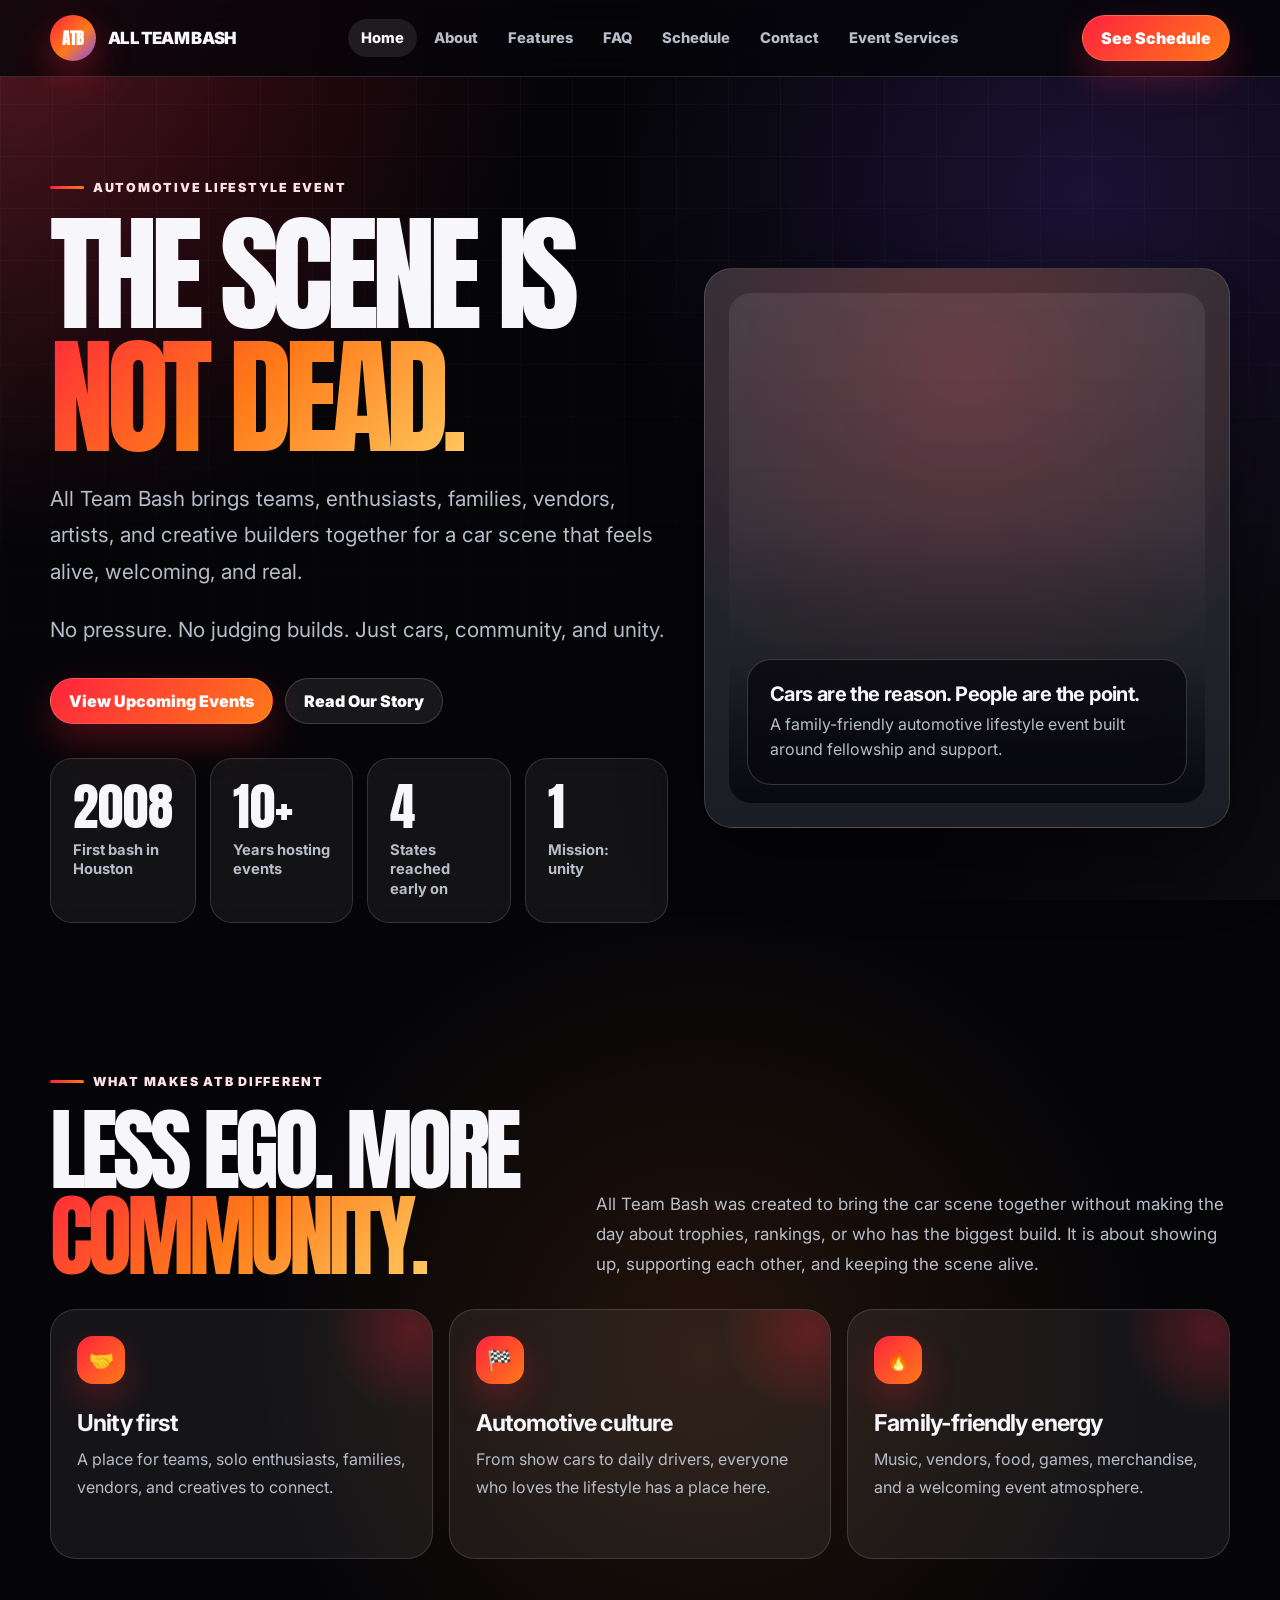
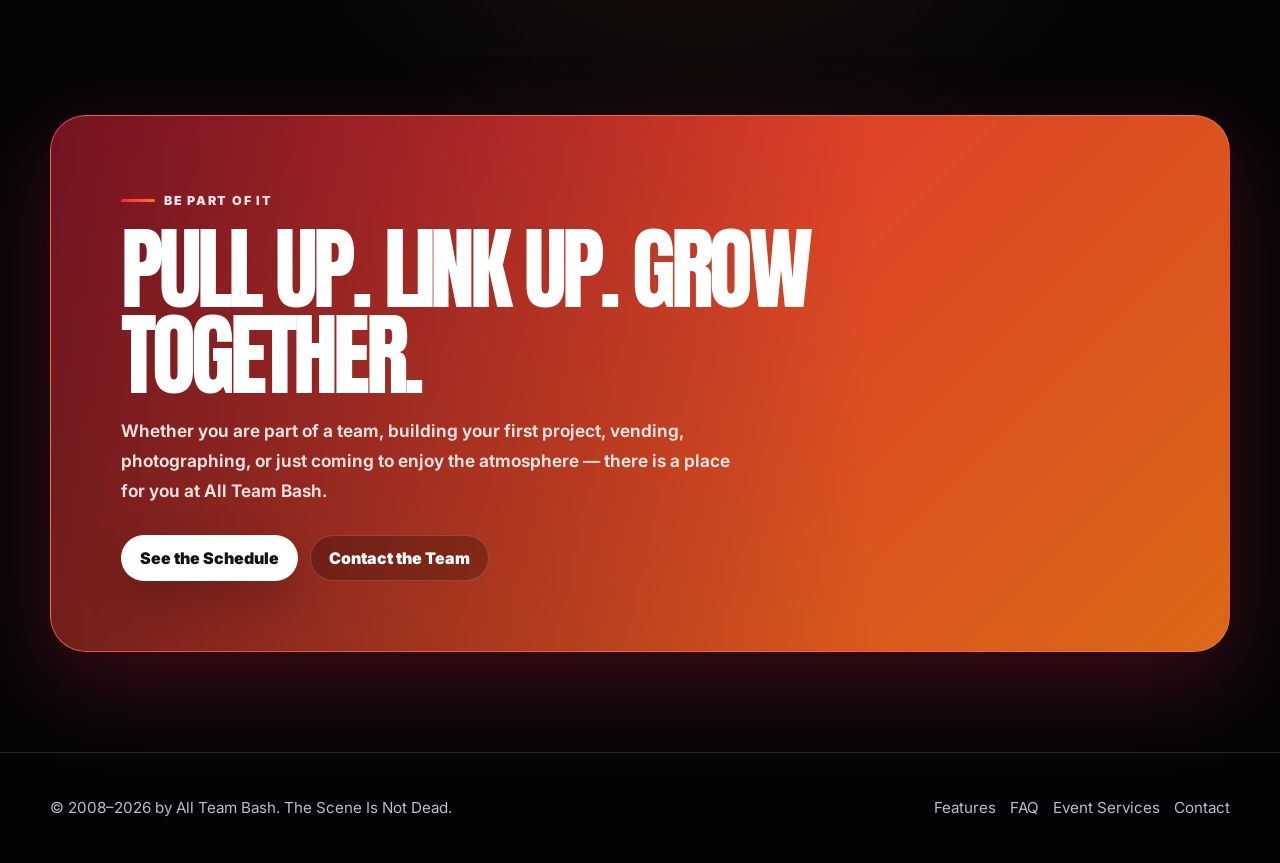
<file: index.html>
<!DOCTYPE html><html lang="en"><head><meta charset="UTF-8"><meta name="viewport" content="width=device-width, initial-scale=1.0"><title>Home | All Team Bash</title><meta name="description" content="The Scene Is Not Dead. All Team Bash is an automotive lifestyle event built on unity, fellowship, and car culture."><link rel="preconnect" href="https://fonts.googleapis.com"><link rel="preconnect" href="https://fonts.gstatic.com" crossorigin><link href="https://fonts.googleapis.com/css2?family=Anton&family=Inter:wght@400;500;600;700;800;900&display=swap" rel="stylesheet"><link rel="stylesheet" href="assets/styles.css"></head><body><header class="nav-wrap"><div class="container nav"><a class="brand" href="index.html"><span class="brand-mark">ATB</span><span>All Team Bash</span></a><nav class="nav-links" aria-label="Main navigation"><a href="index.html">Home</a><a href="about-us.html">About</a><a href="features.html">Features</a><a href="faq.html">FAQ</a><a href="schedule.html">Schedule</a><a href="contact-us.html">Contact</a><a href="event-services.html">Event Services</a></nav><a class="nav-cta" href="schedule.html">See Schedule</a></div></header><main>
<section class="hero"><div class="container hero-grid"><div><div class="eyebrow">Automotive lifestyle event</div><h1>The Scene Is <span class="grad">Not Dead.</span></h1><p class="hero-copy">All Team Bash brings teams, enthusiasts, families, vendors, artists, and creative builders together for a car scene that feels alive, welcoming, and real.</p><p class="hero-copy">No pressure. No judging builds. Just cars, community, and unity.</p><div class="hero-actions"><a class="btn primary" href="schedule.html">View Upcoming Events</a><a class="btn secondary" href="about-us.html">Read Our Story</a></div><div class="stats"><div class="stat"><strong>2008</strong><span>First bash in Houston</span></div><div class="stat"><strong>10+</strong><span>Years hosting events</span></div><div class="stat"><strong>4</strong><span>States reached early on</span></div><div class="stat"><strong>1</strong><span>Mission: unity</span></div></div></div><aside class="hero-card" style="--hero-image:url('https://static.wixstatic.com/media/553f40_af6b74e8d592424e91bd25c83bd53c5a~mv2.jpg/v1/fill/w_909%2Ch_389%2Cal_c%2Cq_80%2Cusm_0.66_1.00_0.01%2Cenc_avif%2Cquality_auto/1000017391.jpg')"><div class="photo-label"><strong>Cars are the reason. People are the point.</strong><p>A family-friendly automotive lifestyle event built around fellowship and support.</p></div></aside></div></section>
<section><div class="container"><div class="section-head"><div><div class="eyebrow">What makes ATB different</div><h2>Less ego. More <span class="grad">community.</span></h2></div><p class="section-copy">All Team Bash was created to bring the car scene together without making the day about trophies, rankings, or who has the biggest build. It is about showing up, supporting each other, and keeping the scene alive.</p></div><div class="cards"><article class="card"><div class="icon">🤝</div><h3>Unity first</h3><p>A place for teams, solo enthusiasts, families, vendors, and creatives to connect.</p></article><article class="card"><div class="icon">🏁</div><h3>Automotive culture</h3><p>From show cars to daily drivers, everyone who loves the lifestyle has a place here.</p></article><article class="card"><div class="icon">🔥</div><h3>Family-friendly energy</h3><p>Music, vendors, food, games, merchandise, and a welcoming event atmosphere.</p></article></div></div></section>
<section class="cta"><div class="container"><div class="cta-box" style="--cta-image:url('https://static.wixstatic.com/media/553f40_6f7614984bf743f3bde96d3bb1d3e404~mv2.jpg/v1/fill/w_600%2Ch_395%2Cal_c%2Cq_80%2Cusm_0.66_1.00_0.01%2Cenc_avif%2Cquality_auto/535504748_1282732173897723_4399121802986322976_n.jpg')"><div class="cta-content"><div class="eyebrow">Be part of it</div><h2>Pull up. Link up. Grow together.</h2><p>Whether you are part of a team, building your first project, vending, photographing, or just coming to enjoy the atmosphere — there is a place for you at All Team Bash.</p><div class="hero-actions"><a class="btn primary" href="schedule.html">See the Schedule</a><a class="btn secondary" href="contact-us.html">Contact the Team</a></div></div></div></div></section>
</main><footer><div class="container footer-inner"><p>© 2008–2026 by All Team Bash. The Scene Is Not Dead.</p><div class="footer-links"><a href="features.html">Features</a><a href="faq.html">FAQ</a><a href="event-services.html">Event Services</a><a href="contact-us.html">Contact</a></div></div></footer><script src="assets/script.js"></script></body></html>
</file>
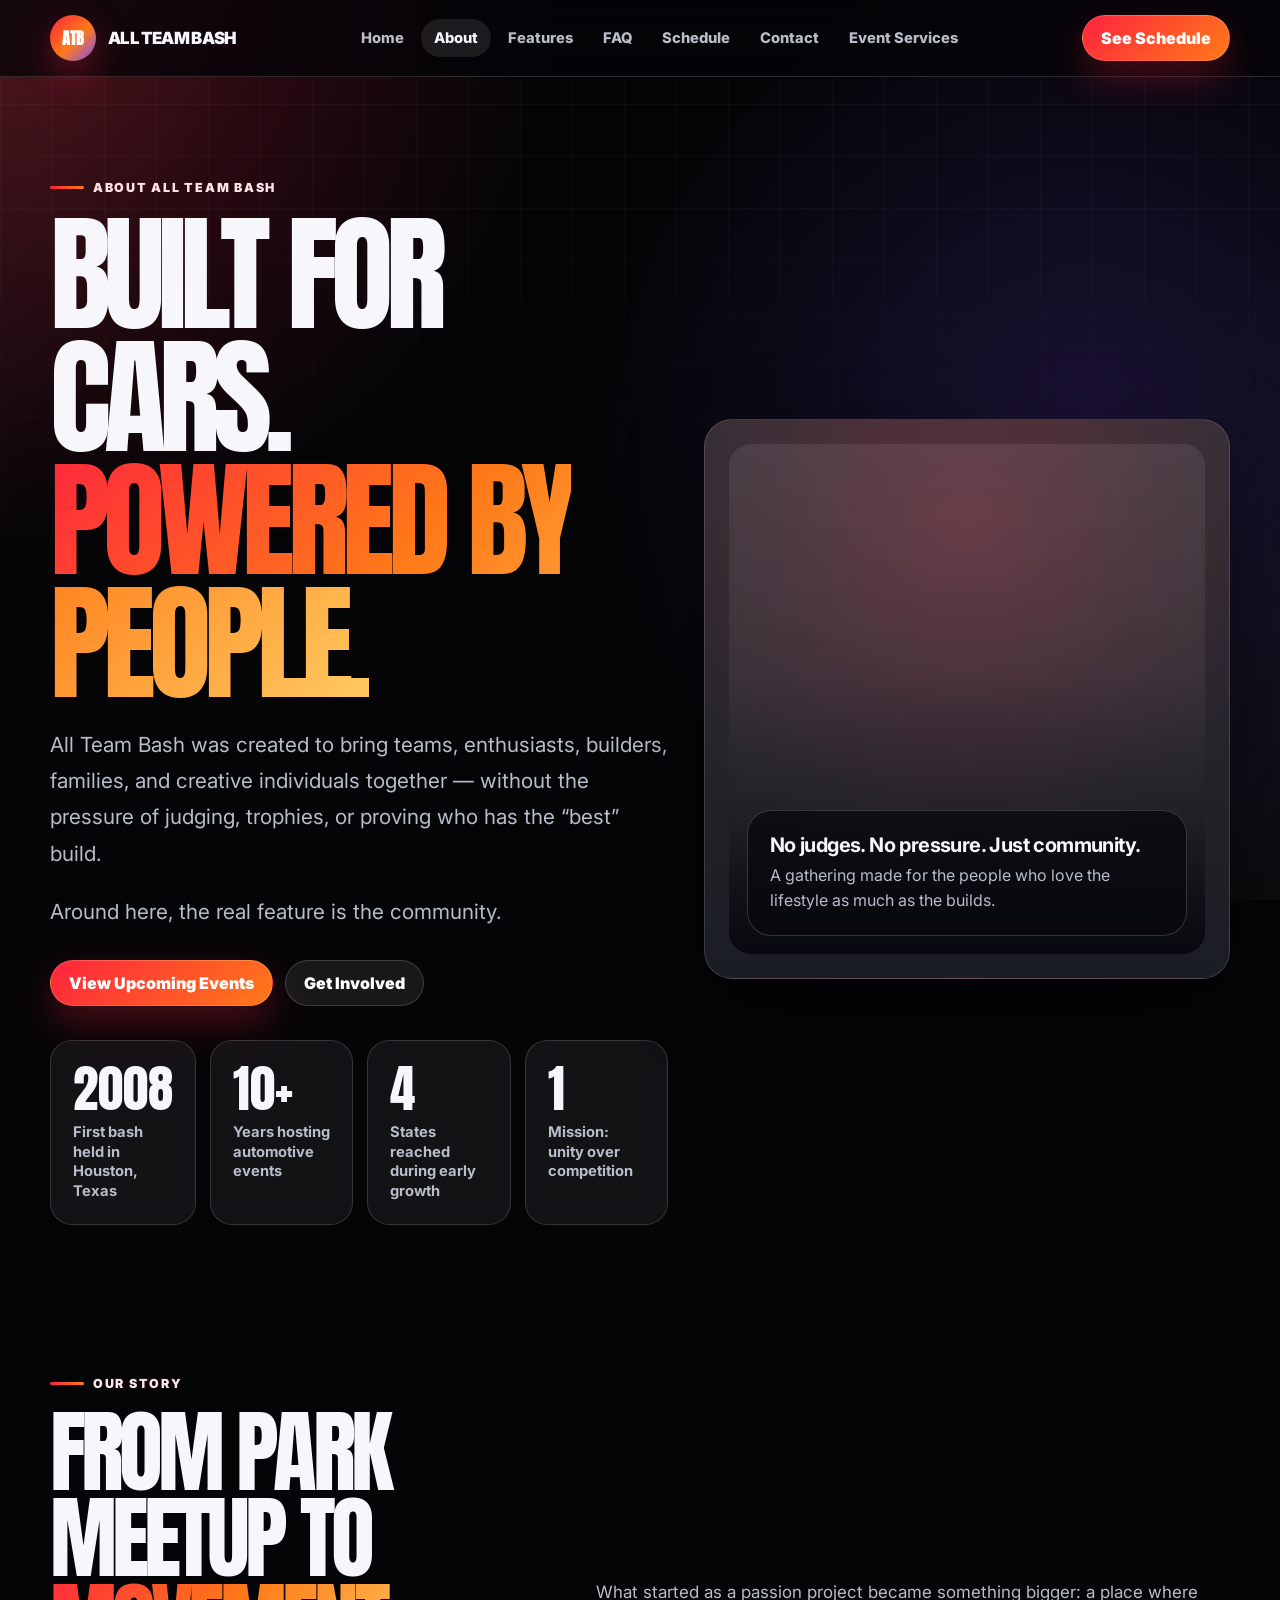
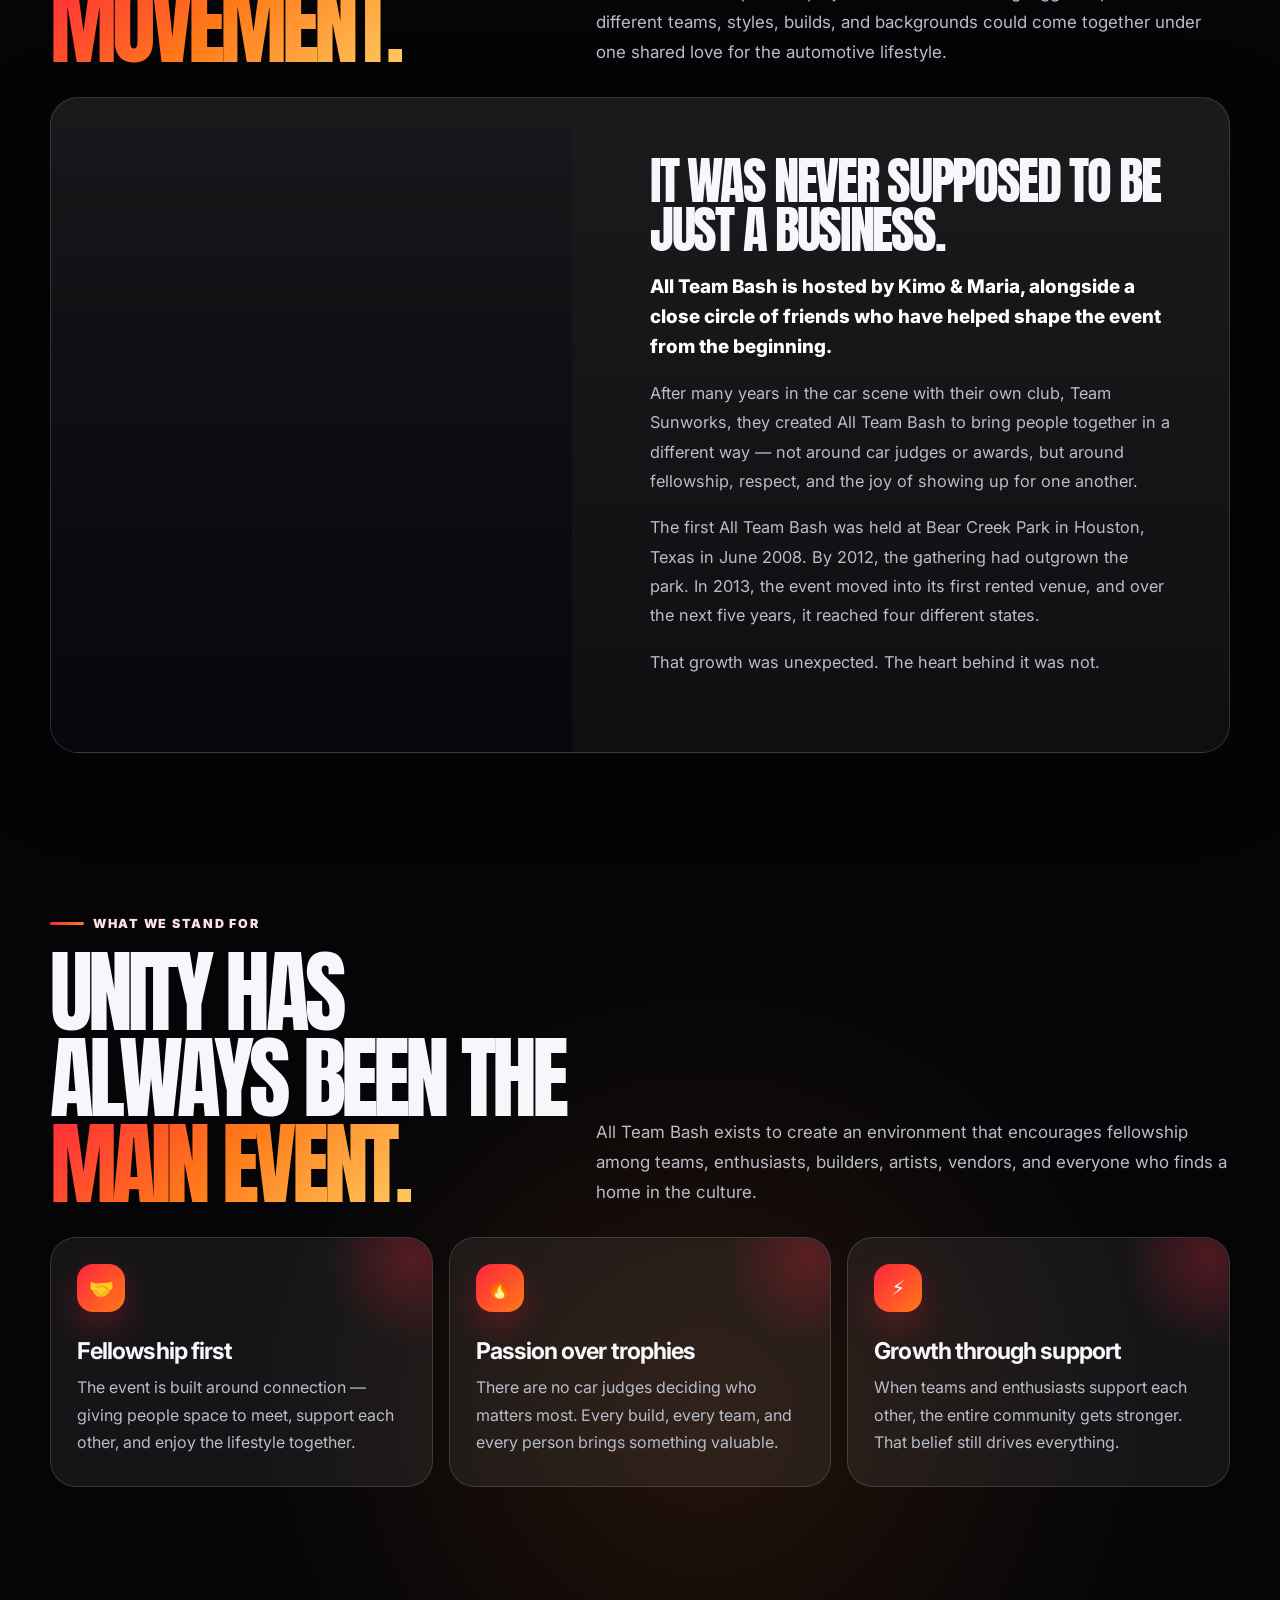
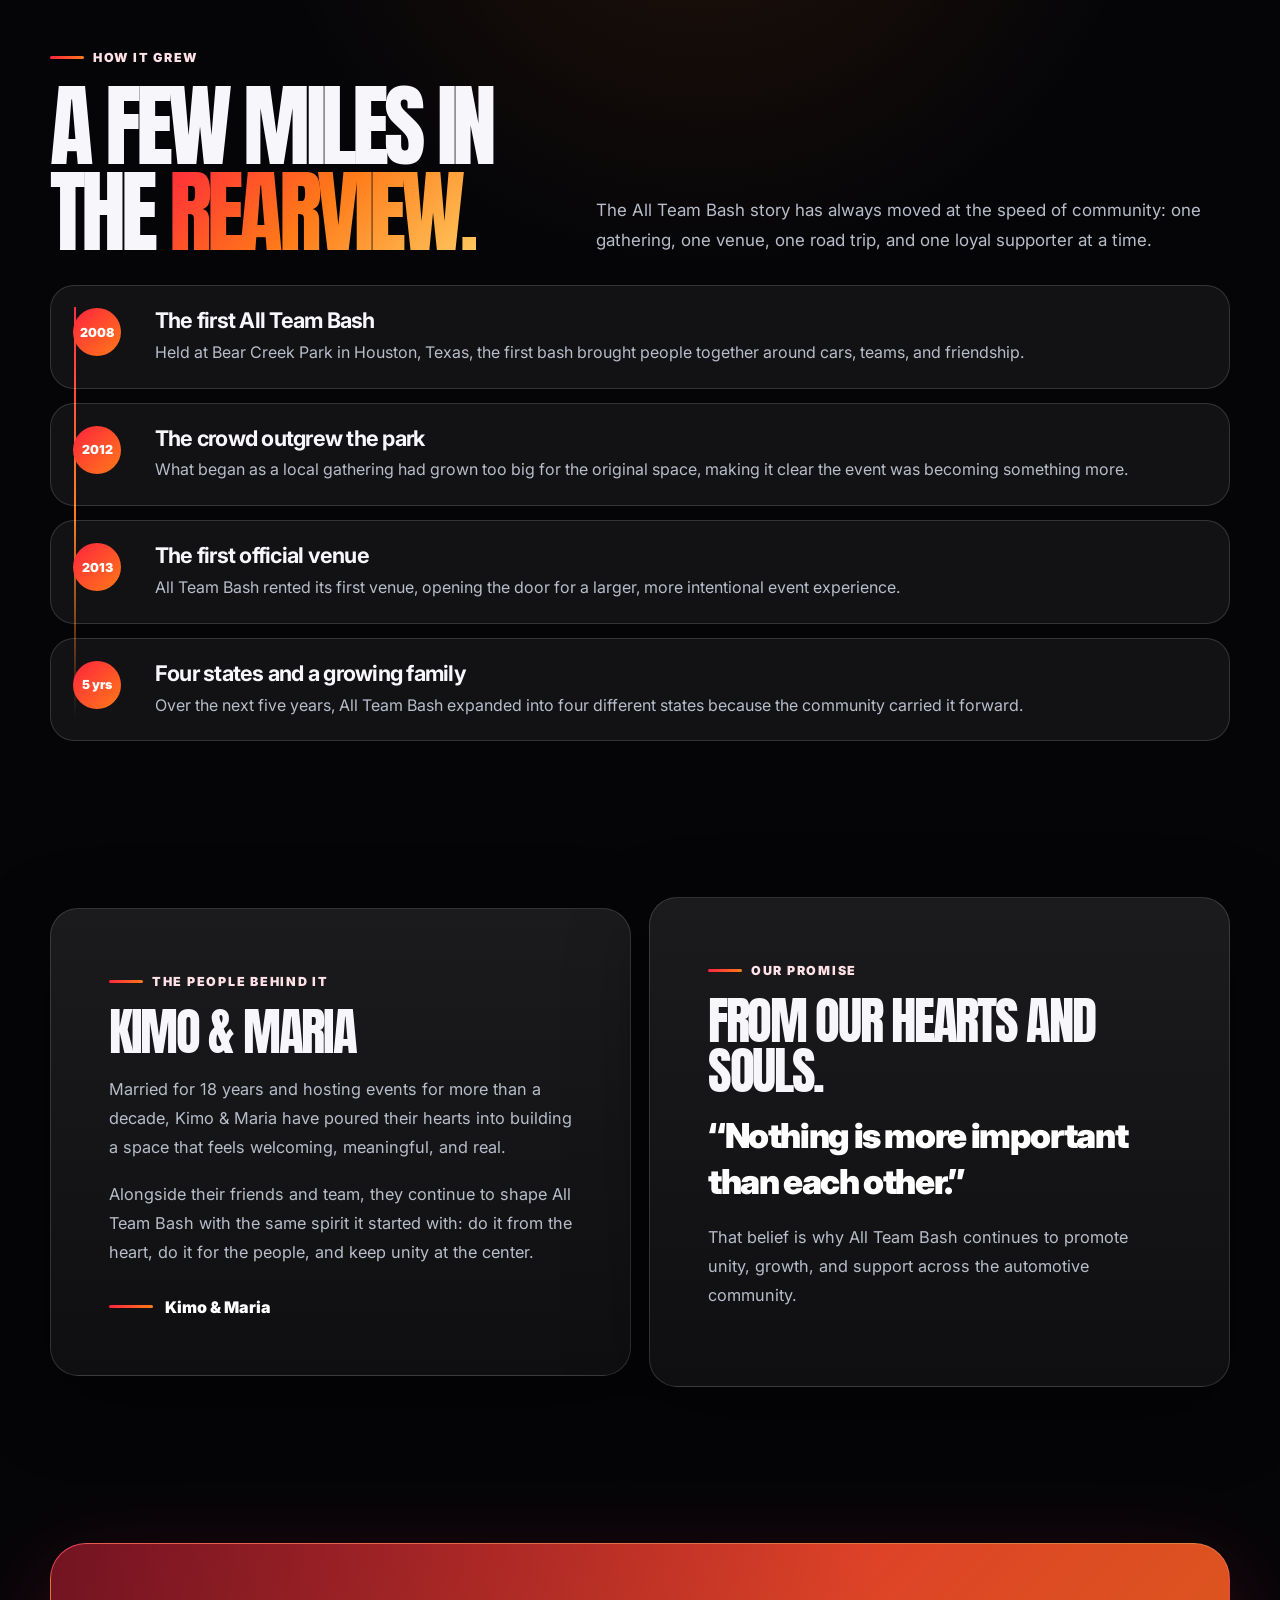
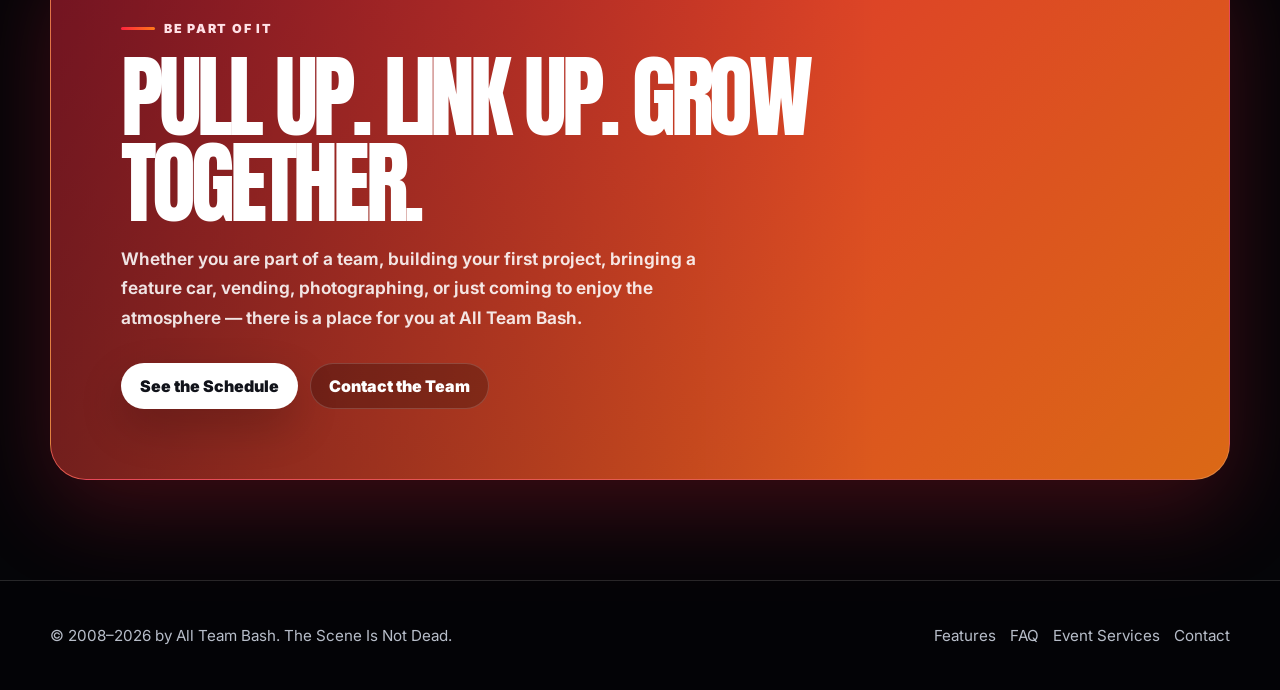
<file: about-us.html>
<!DOCTYPE html><html lang="en"><head><meta charset="UTF-8"><meta name="viewport" content="width=device-width, initial-scale=1.0"><title>About Us | All Team Bash</title><meta name="description" content="All Team Bash is an automotive lifestyle event built around unity, fellowship, creativity, and community."><link rel="preconnect" href="https://fonts.googleapis.com"><link rel="preconnect" href="https://fonts.gstatic.com" crossorigin><link href="https://fonts.googleapis.com/css2?family=Anton&family=Inter:wght@400;500;600;700;800;900&display=swap" rel="stylesheet"><link rel="stylesheet" href="assets/styles.css"></head><body><header class="nav-wrap"><div class="container nav"><a class="brand" href="index.html"><span class="brand-mark">ATB</span><span>All Team Bash</span></a><nav class="nav-links" aria-label="Main navigation"><a href="index.html">Home</a><a href="about-us.html">About</a><a href="features.html">Features</a><a href="faq.html">FAQ</a><a href="schedule.html">Schedule</a><a href="contact-us.html">Contact</a><a href="event-services.html">Event Services</a></nav><a class="nav-cta" href="schedule.html">See Schedule</a></div></header><main>
<section class="hero"><div class="container hero-grid"><div><div class="eyebrow">About All Team Bash</div><h1>Built for cars. <span class="grad">Powered by people.</span></h1><p class="hero-copy">All Team Bash was created to bring teams, enthusiasts, builders, families, and creative individuals together — without the pressure of judging, trophies, or proving who has the “best” build.</p><p class="hero-copy">Around here, the real feature is the community.</p><div class="hero-actions"><a class="btn primary" href="schedule.html">View Upcoming Events</a><a class="btn secondary" href="contact-us.html">Get Involved</a></div><div class="stats"><div class="stat"><strong>2008</strong><span>First bash held in Houston, Texas</span></div><div class="stat"><strong>10+</strong><span>Years hosting automotive events</span></div><div class="stat"><strong>4</strong><span>States reached during early growth</span></div><div class="stat"><strong>1</strong><span>Mission: unity over competition</span></div></div></div><aside class="hero-card" style="--hero-image:url('https://static.wixstatic.com/media/553f40_af6b74e8d592424e91bd25c83bd53c5a~mv2.jpg/v1/fill/w_909%2Ch_389%2Cal_c%2Cq_80%2Cusm_0.66_1.00_0.01%2Cenc_avif%2Cquality_auto/1000017391.jpg')"><div class="photo-label"><strong>No judges. No pressure. Just community.</strong><p>A gathering made for the people who love the lifestyle as much as the builds.</p></div></aside></div></section>
<section><div class="container"><div class="section-head"><div><div class="eyebrow">Our story</div><h2>From park meetup to <span class="grad">movement.</span></h2></div><p class="section-copy">What started as a passion project became something bigger: a place where different teams, styles, builds, and backgrounds could come together under one shared love for the automotive lifestyle.</p></div><div class="story-panel panel"><div class="story-image" style="--story-image:url('https://static.wixstatic.com/media/553f40_cc2be5db4d5241d2a24f06c43d87c785f000.jpg/v1/fill/w_446%2Ch_523%2Cal_c%2Cq_80%2Cusm_0.66_1.00_0.01%2Cenc_avif%2Cquality_auto/553f40_cc2be5db4d5241d2a24f06c43d87c785f000.jpg')"></div><div class="content-pad"><h3>It was never supposed to be just a business.</h3><p class="lead">All Team Bash is hosted by Kimo & Maria, alongside a close circle of friends who have helped shape the event from the beginning.</p><p>After many years in the car scene with their own club, Team Sunworks, they created All Team Bash to bring people together in a different way — not around car judges or awards, but around fellowship, respect, and the joy of showing up for one another.</p><p>The first All Team Bash was held at Bear Creek Park in Houston, Texas in June 2008. By 2012, the gathering had outgrown the park. In 2013, the event moved into its first rented venue, and over the next five years, it reached four different states.</p><p>That growth was unexpected. The heart behind it was not.</p></div></div></div></section>
<section><div class="container"><div class="section-head"><div><div class="eyebrow">What we stand for</div><h2>Unity has always been the <span class="grad">main event.</span></h2></div><p class="section-copy">All Team Bash exists to create an environment that encourages fellowship among teams, enthusiasts, builders, artists, vendors, and everyone who finds a home in the culture.</p></div><div class="cards"><article class="card"><div class="icon">🤝</div><h3>Fellowship first</h3><p>The event is built around connection — giving people space to meet, support each other, and enjoy the lifestyle together.</p></article><article class="card"><div class="icon">🔥</div><h3>Passion over trophies</h3><p>There are no car judges deciding who matters most. Every build, every team, and every person brings something valuable.</p></article><article class="card"><div class="icon">⚡</div><h3>Growth through support</h3><p>When teams and enthusiasts support each other, the entire community gets stronger. That belief still drives everything.</p></article></div></div></section>
<section><div class="container"><div class="section-head"><div><div class="eyebrow">How it grew</div><h2>A few miles in the <span class="grad">rearview.</span></h2></div><p class="section-copy">The All Team Bash story has always moved at the speed of community: one gathering, one venue, one road trip, and one loyal supporter at a time.</p></div><div class="timeline"><article class="moment"><div class="year">2008</div><div><h3>The first All Team Bash</h3><p>Held at Bear Creek Park in Houston, Texas, the first bash brought people together around cars, teams, and friendship.</p></div></article><article class="moment"><div class="year">2012</div><div><h3>The crowd outgrew the park</h3><p>What began as a local gathering had grown too big for the original space, making it clear the event was becoming something more.</p></div></article><article class="moment"><div class="year">2013</div><div><h3>The first official venue</h3><p>All Team Bash rented its first venue, opening the door for a larger, more intentional event experience.</p></div></article><article class="moment"><div class="year">5 yrs</div><div><h3>Four states and a growing family</h3><p>Over the next five years, All Team Bash expanded into four different states because the community carried it forward.</p></div></article></div></div></section>
<section><div class="container split"><article class="content-pad panel"><div class="eyebrow">The people behind it</div><h3>Kimo & Maria</h3><p>Married for 18 years and hosting events for more than a decade, Kimo & Maria have poured their hearts into building a space that feels welcoming, meaningful, and real.</p><p>Alongside their friends and team, they continue to shape All Team Bash with the same spirit it started with: do it from the heart, do it for the people, and keep unity at the center.</p><span class="signature">Kimo & Maria</span></article><article class="content-pad panel"><div class="eyebrow">Our promise</div><h3>From our hearts and souls.</h3><p class="quote">“Nothing is more important than each other.”</p><p>That belief is why All Team Bash continues to promote unity, growth, and support across the automotive community.</p></article></div></section>
<section class="cta"><div class="container"><div class="cta-box" style="--cta-image:url('https://static.wixstatic.com/media/553f40_af6b74e8d592424e91bd25c83bd53c5a~mv2.jpg/v1/fill/w_909%2Ch_389%2Cal_c%2Cq_80%2Cusm_0.66_1.00_0.01%2Cenc_avif%2Cquality_auto/1000017391.jpg')"><div class="cta-content"><div class="eyebrow">Be part of it</div><h2>Pull up. Link up. Grow together.</h2><p>Whether you are part of a team, building your first project, bringing a feature car, vending, photographing, or just coming to enjoy the atmosphere — there is a place for you at All Team Bash.</p><div class="hero-actions"><a class="btn primary" href="schedule.html">See the Schedule</a><a class="btn secondary" href="contact-us.html">Contact the Team</a></div></div></div></div></section>
</main><footer><div class="container footer-inner"><p>© 2008–2026 by All Team Bash. The Scene Is Not Dead.</p><div class="footer-links"><a href="features.html">Features</a><a href="faq.html">FAQ</a><a href="event-services.html">Event Services</a><a href="contact-us.html">Contact</a></div></div></footer><script src="assets/script.js"></script></body></html>
</file>
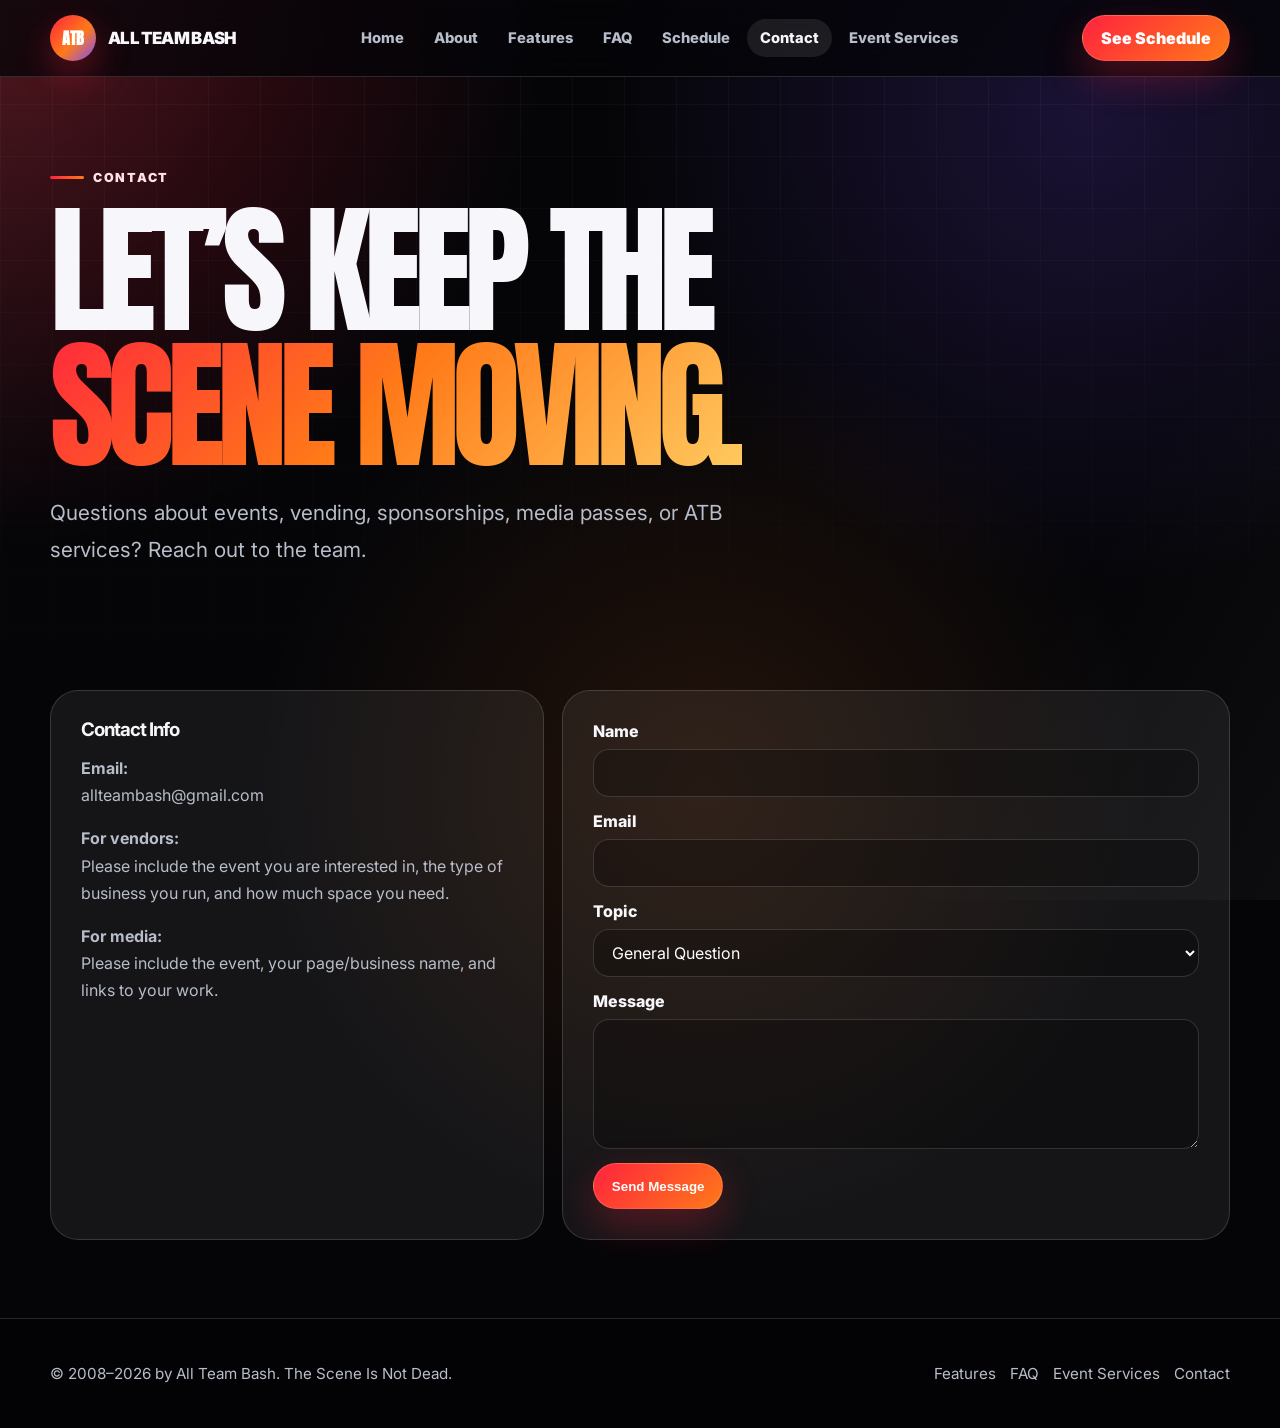
<file: contact-us.html>
<!DOCTYPE html><html lang="en"><head><meta charset="UTF-8"><meta name="viewport" content="width=device-width, initial-scale=1.0"><title>Contact Us | All Team Bash</title><meta name="description" content="Contact All Team Bash for event, vendor, sponsorship, media, and service inquiries."><link rel="preconnect" href="https://fonts.googleapis.com"><link rel="preconnect" href="https://fonts.gstatic.com" crossorigin><link href="https://fonts.googleapis.com/css2?family=Anton&family=Inter:wght@400;500;600;700;800;900&display=swap" rel="stylesheet"><link rel="stylesheet" href="assets/styles.css"></head><body><header class="nav-wrap"><div class="container nav"><a class="brand" href="index.html"><span class="brand-mark">ATB</span><span>All Team Bash</span></a><nav class="nav-links" aria-label="Main navigation"><a href="index.html">Home</a><a href="about-us.html">About</a><a href="features.html">Features</a><a href="faq.html">FAQ</a><a href="schedule.html">Schedule</a><a href="contact-us.html">Contact</a><a href="event-services.html">Event Services</a></nav><a class="nav-cta" href="schedule.html">See Schedule</a></div></header><main>
<section class="page-hero"><div class="container"><div class="eyebrow">Contact</div><h1>Let’s keep the <span class="grad">scene moving.</span></h1><p class="hero-copy">Questions about events, vending, sponsorships, media passes, or ATB services? Reach out to the team.</p></div></section>
<section><div class="container contact-grid"><div class="contact-box"><h3>Contact Info</h3><p><strong>Email:</strong><br><a href="mailto:allteambash@gmail.com">allteambash@gmail.com</a></p><p><strong>For vendors:</strong><br>Please include the event you are interested in, the type of business you run, and how much space you need.</p><p><strong>For media:</strong><br>Please include the event, your page/business name, and links to your work.</p></div><form class="contact-box" action="mailto:allteambash@gmail.com" method="post" enctype="text/plain"><div class="field"><label for="name">Name</label><input id="name" name="name" required></div><div class="field"><label for="email">Email</label><input id="email" name="email" type="email" required></div><div class="field"><label for="topic">Topic</label><select id="topic" name="topic"><option>General Question</option><option>Vendor Inquiry</option><option>Sponsor Inquiry</option><option>Media Pass</option><option>Event Services</option></select></div><div class="field"><label for="message">Message</label><textarea id="message" name="message" required></textarea></div><button class="btn primary" type="submit">Send Message</button></form></div></section>
</main><footer><div class="container footer-inner"><p>© 2008–2026 by All Team Bash. The Scene Is Not Dead.</p><div class="footer-links"><a href="features.html">Features</a><a href="faq.html">FAQ</a><a href="event-services.html">Event Services</a><a href="contact-us.html">Contact</a></div></div></footer><script src="assets/script.js"></script></body></html>
</file>
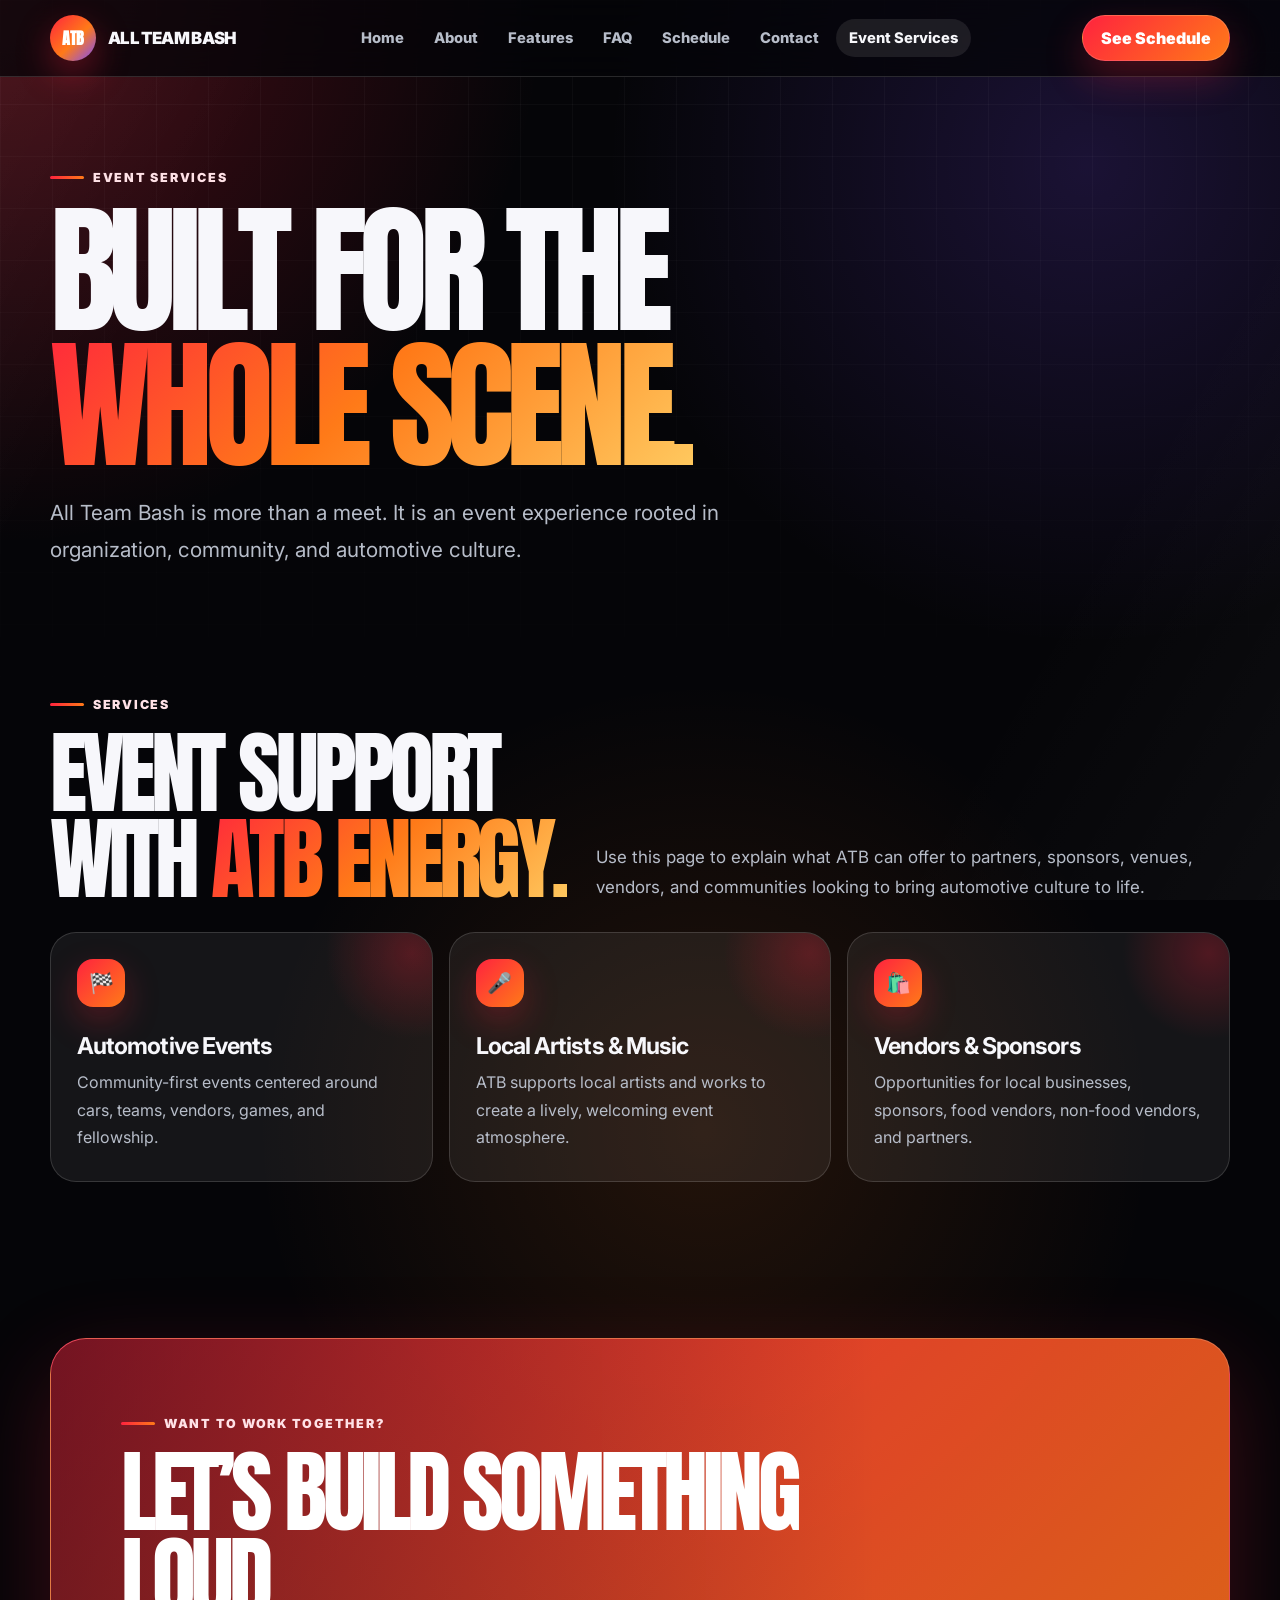
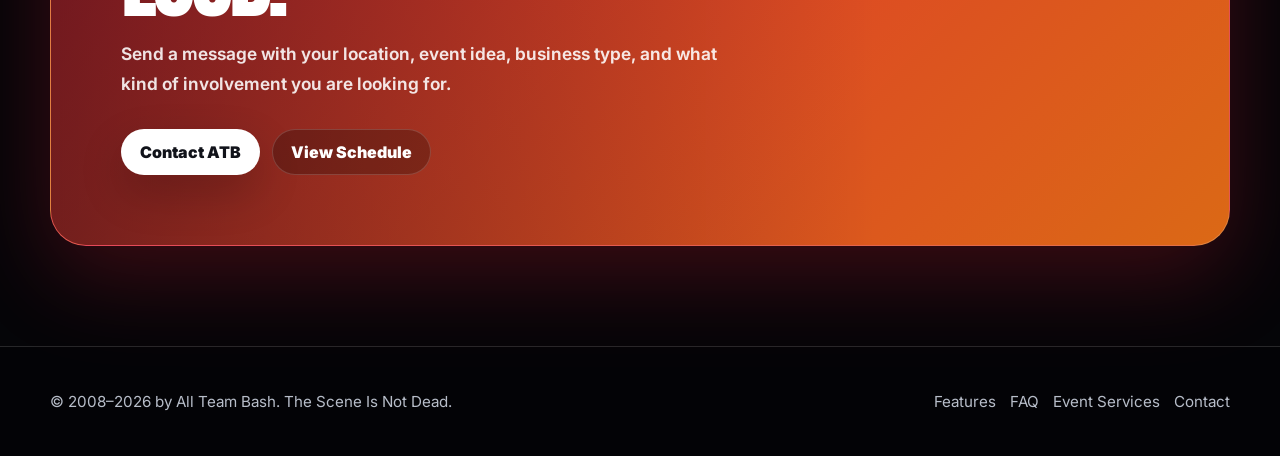
<file: event-services.html>
<!DOCTYPE html><html lang="en"><head><meta charset="UTF-8"><meta name="viewport" content="width=device-width, initial-scale=1.0"><title>Event Services | All Team Bash</title><meta name="description" content="All Team Bash event services, vendor opportunities, sponsorships, and automotive event support."><link rel="preconnect" href="https://fonts.googleapis.com"><link rel="preconnect" href="https://fonts.gstatic.com" crossorigin><link href="https://fonts.googleapis.com/css2?family=Anton&family=Inter:wght@400;500;600;700;800;900&display=swap" rel="stylesheet"><link rel="stylesheet" href="assets/styles.css"></head><body><header class="nav-wrap"><div class="container nav"><a class="brand" href="index.html"><span class="brand-mark">ATB</span><span>All Team Bash</span></a><nav class="nav-links" aria-label="Main navigation"><a href="index.html">Home</a><a href="about-us.html">About</a><a href="features.html">Features</a><a href="faq.html">FAQ</a><a href="schedule.html">Schedule</a><a href="contact-us.html">Contact</a><a href="event-services.html">Event Services</a></nav><a class="nav-cta" href="schedule.html">See Schedule</a></div></header><main>
<section class="page-hero"><div class="container"><div class="eyebrow">Event Services</div><h1>Built for the <span class="grad">whole scene.</span></h1><p class="hero-copy">All Team Bash is more than a meet. It is an event experience rooted in organization, community, and automotive culture.</p></div></section>
<section><div class="container"><div class="section-head"><div><div class="eyebrow">Services</div><h2>Event support with <span class="grad">ATB energy.</span></h2></div><p class="section-copy">Use this page to explain what ATB can offer to partners, sponsors, venues, vendors, and communities looking to bring automotive culture to life.</p></div><div class="cards"><article class="card"><div class="icon">🏁</div><h3>Automotive Events</h3><p>Community-first events centered around cars, teams, vendors, games, and fellowship.</p></article><article class="card"><div class="icon">🎤</div><h3>Local Artists & Music</h3><p>ATB supports local artists and works to create a lively, welcoming event atmosphere.</p></article><article class="card"><div class="icon">🛍️</div><h3>Vendors & Sponsors</h3><p>Opportunities for local businesses, sponsors, food vendors, non-food vendors, and partners.</p></article></div></div></section><section class="cta"><div class="container"><div class="cta-box" style="--cta-image:url('https://static.wixstatic.com/media/553f40_af6b74e8d592424e91bd25c83bd53c5a~mv2.jpg/v1/fill/w_909%2Ch_389%2Cal_c%2Cq_80%2Cusm_0.66_1.00_0.01%2Cenc_avif%2Cquality_auto/1000017391.jpg')"><div class="cta-content"><div class="eyebrow">Want to work together?</div><h2>Let’s build something loud.</h2><p>Send a message with your location, event idea, business type, and what kind of involvement you are looking for.</p><div class="hero-actions"><a class="btn primary" href="contact-us.html">Contact ATB</a><a class="btn secondary" href="schedule.html">View Schedule</a></div></div></div></div></section>
</main><footer><div class="container footer-inner"><p>© 2008–2026 by All Team Bash. The Scene Is Not Dead.</p><div class="footer-links"><a href="features.html">Features</a><a href="faq.html">FAQ</a><a href="event-services.html">Event Services</a><a href="contact-us.html">Contact</a></div></div></footer><script src="assets/script.js"></script></body></html>
</file>
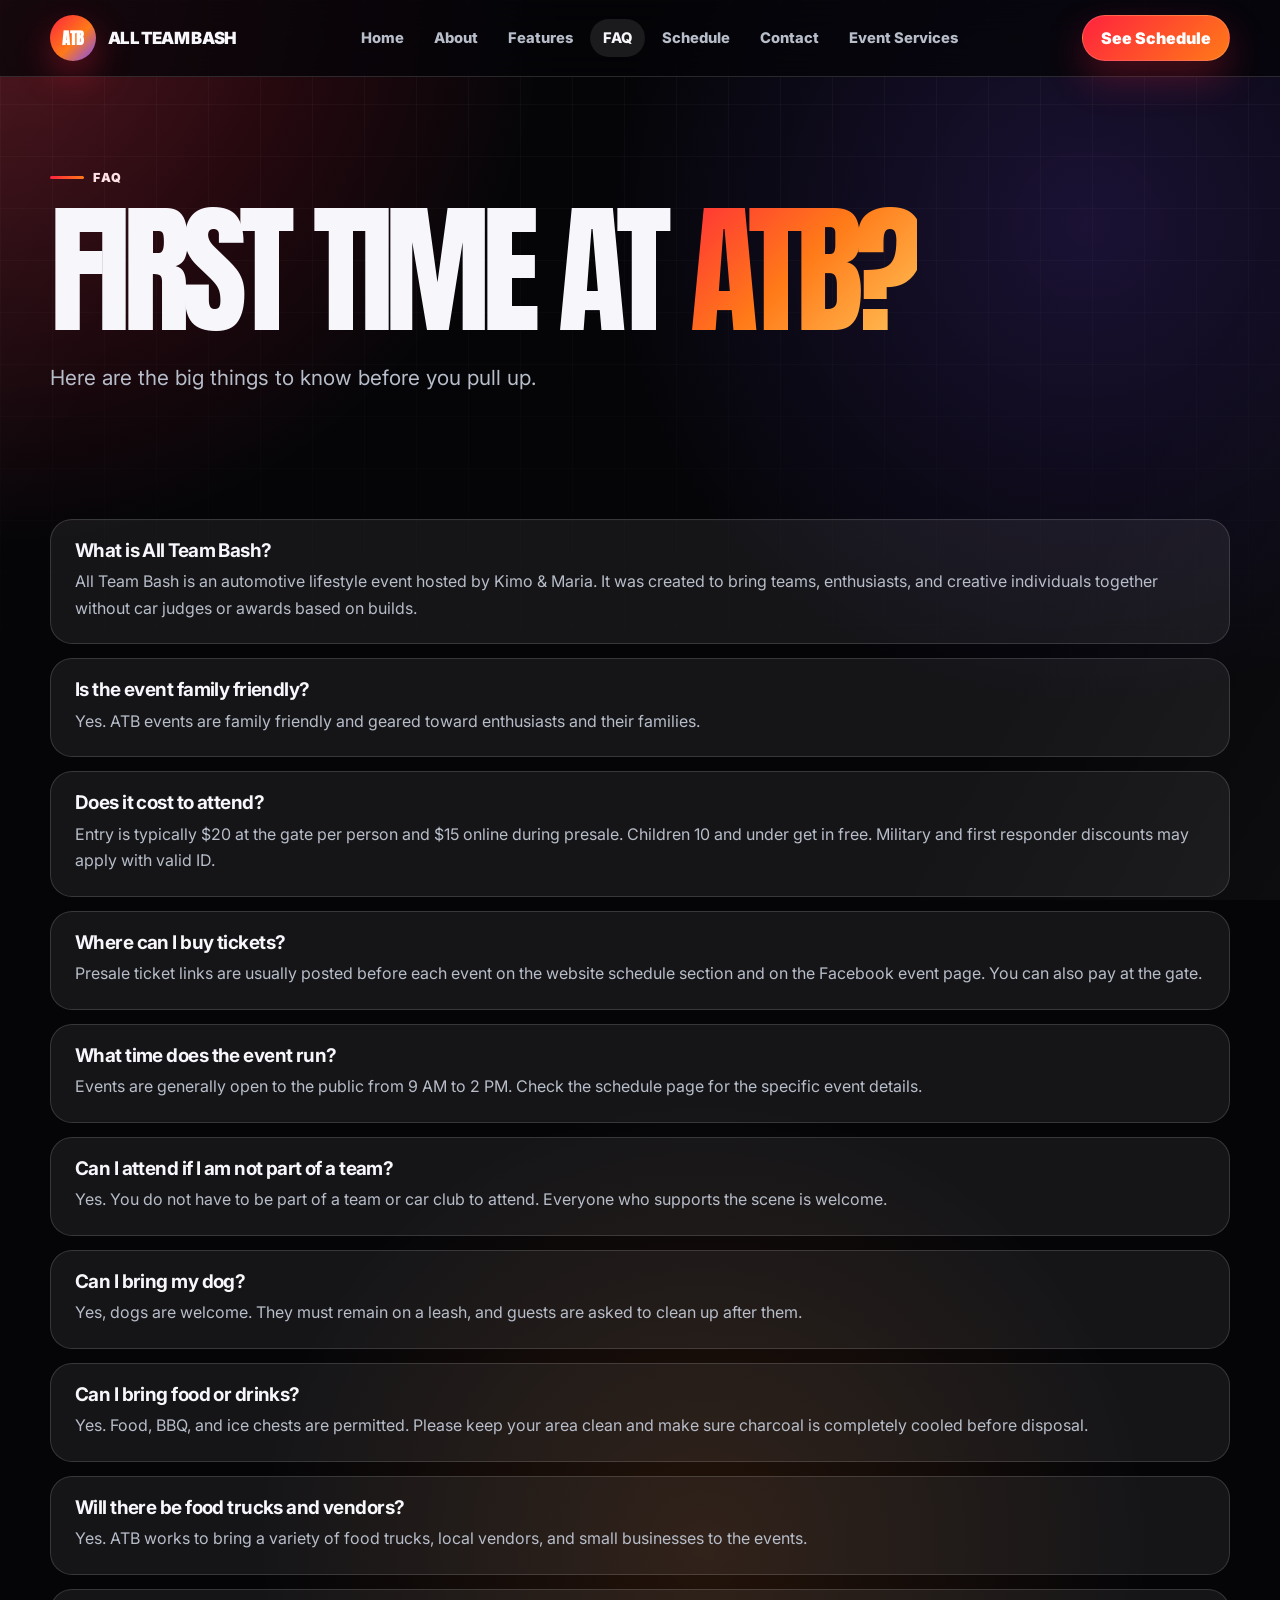
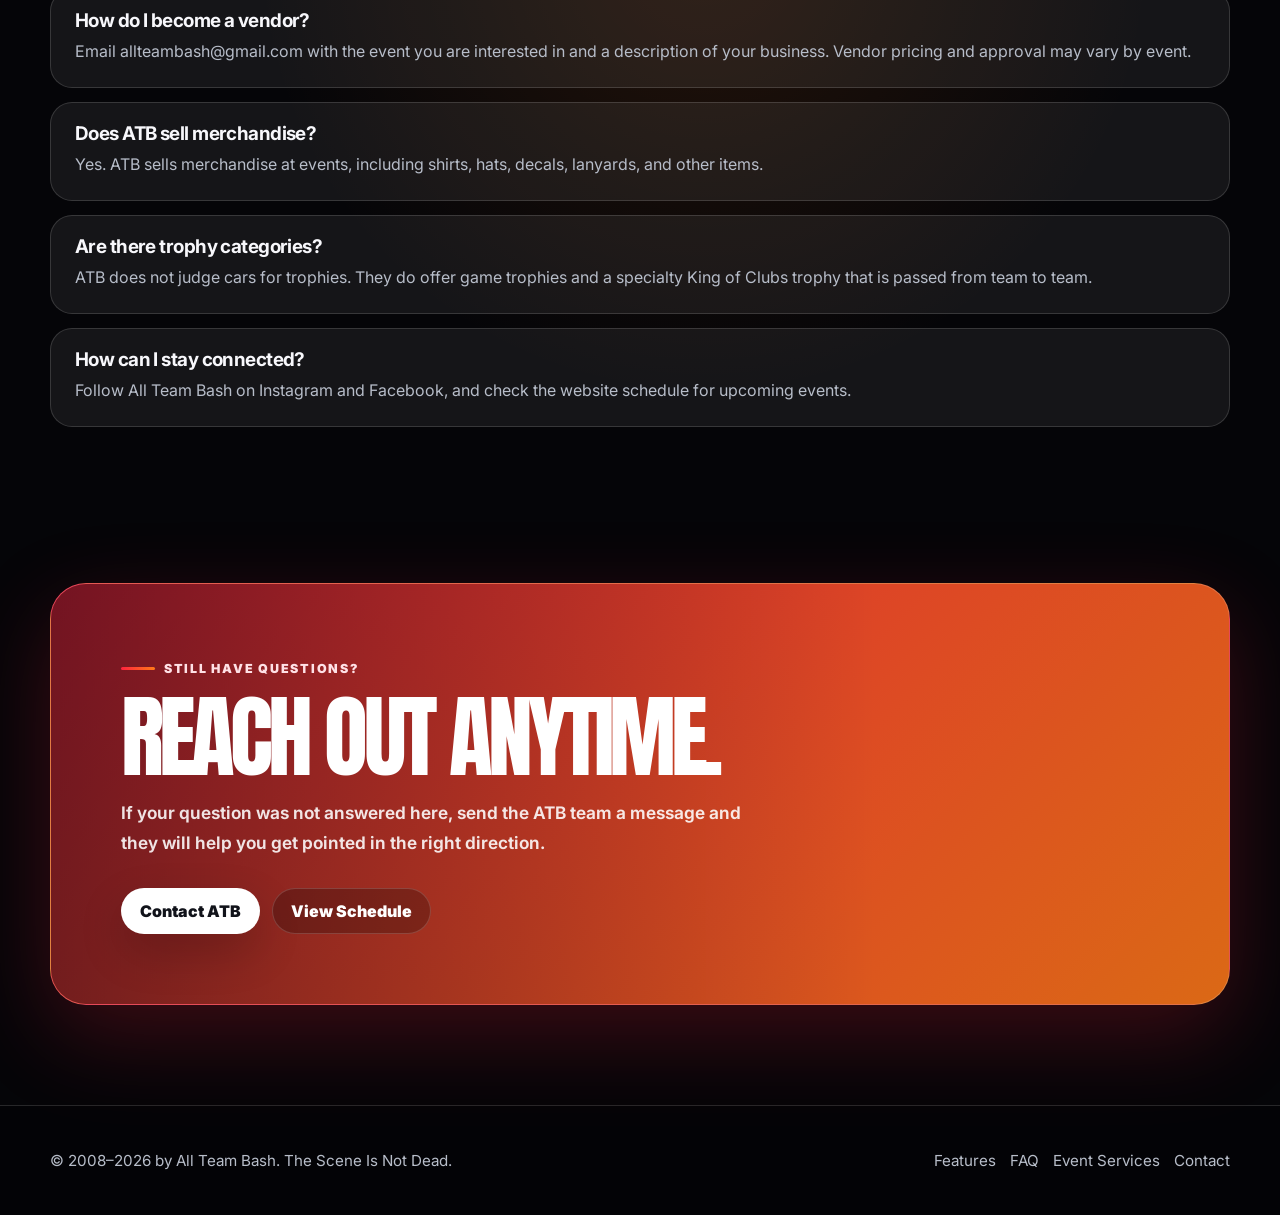
<file: faq.html>
<!DOCTYPE html><html lang="en"><head><meta charset="UTF-8"><meta name="viewport" content="width=device-width, initial-scale=1.0"><title>FAQ | All Team Bash</title><meta name="description" content="Frequently asked questions for All Team Bash attendees, vendors, and media."><link rel="preconnect" href="https://fonts.googleapis.com"><link rel="preconnect" href="https://fonts.gstatic.com" crossorigin><link href="https://fonts.googleapis.com/css2?family=Anton&family=Inter:wght@400;500;600;700;800;900&display=swap" rel="stylesheet"><link rel="stylesheet" href="assets/styles.css"></head><body><header class="nav-wrap"><div class="container nav"><a class="brand" href="index.html"><span class="brand-mark">ATB</span><span>All Team Bash</span></a><nav class="nav-links" aria-label="Main navigation"><a href="index.html">Home</a><a href="about-us.html">About</a><a href="features.html">Features</a><a href="faq.html">FAQ</a><a href="schedule.html">Schedule</a><a href="contact-us.html">Contact</a><a href="event-services.html">Event Services</a></nav><a class="nav-cta" href="schedule.html">See Schedule</a></div></header><main><section class="page-hero"><div class="container"><div class="eyebrow">FAQ</div><h1>First time at <span class="grad">ATB?</span></h1><p class="hero-copy">Here are the big things to know before you pull up.</p></div></section><section><div class="container"><div class="faq-list"><article class="faq-item"><h3>What is All Team Bash?</h3><p>All Team Bash is an automotive lifestyle event hosted by Kimo & Maria. It was created to bring teams, enthusiasts, and creative individuals together without car judges or awards based on builds.</p></article><article class="faq-item"><h3>Is the event family friendly?</h3><p>Yes. ATB events are family friendly and geared toward enthusiasts and their families.</p></article><article class="faq-item"><h3>Does it cost to attend?</h3><p>Entry is typically $20 at the gate per person and $15 online during presale. Children 10 and under get in free. Military and first responder discounts may apply with valid ID.</p></article><article class="faq-item"><h3>Where can I buy tickets?</h3><p>Presale ticket links are usually posted before each event on the website schedule section and on the Facebook event page. You can also pay at the gate.</p></article><article class="faq-item"><h3>What time does the event run?</h3><p>Events are generally open to the public from 9 AM to 2 PM. Check the schedule page for the specific event details.</p></article><article class="faq-item"><h3>Can I attend if I am not part of a team?</h3><p>Yes. You do not have to be part of a team or car club to attend. Everyone who supports the scene is welcome.</p></article><article class="faq-item"><h3>Can I bring my dog?</h3><p>Yes, dogs are welcome. They must remain on a leash, and guests are asked to clean up after them.</p></article><article class="faq-item"><h3>Can I bring food or drinks?</h3><p>Yes. Food, BBQ, and ice chests are permitted. Please keep your area clean and make sure charcoal is completely cooled before disposal.</p></article><article class="faq-item"><h3>Will there be food trucks and vendors?</h3><p>Yes. ATB works to bring a variety of food trucks, local vendors, and small businesses to the events.</p></article><article class="faq-item"><h3>How do I become a vendor?</h3><p>Email allteambash@gmail.com with the event you are interested in and a description of your business. Vendor pricing and approval may vary by event.</p></article><article class="faq-item"><h3>Does ATB sell merchandise?</h3><p>Yes. ATB sells merchandise at events, including shirts, hats, decals, lanyards, and other items.</p></article><article class="faq-item"><h3>Are there trophy categories?</h3><p>ATB does not judge cars for trophies. They do offer game trophies and a specialty King of Clubs trophy that is passed from team to team.</p></article><article class="faq-item"><h3>How can I stay connected?</h3><p>Follow All Team Bash on Instagram and Facebook, and check the website schedule for upcoming events.</p></article></div></div></section><section class="cta"><div class="container"><div class="cta-box" style="--cta-image:url('https://static.wixstatic.com/media/553f40_5425da19fe0c4b67b2c6b5aa53146ac1~mv2.jpg/v1/fill/w_322%2Ch_181%2Cal_c%2Cq_80%2Cusm_0.66_1.00_0.01%2Cenc_avif%2Cquality_auto/553f40_5425da19fe0c4b67b2c6b5aa53146ac1~mv2.jpg')"><div class="cta-content"><div class="eyebrow">Still have questions?</div><h2>Reach out anytime.</h2><p>If your question was not answered here, send the ATB team a message and they will help you get pointed in the right direction.</p><div class="hero-actions"><a class="btn primary" href="contact-us.html">Contact ATB</a><a class="btn secondary" href="schedule.html">View Schedule</a></div></div></div></div></section></main><footer><div class="container footer-inner"><p>© 2008–2026 by All Team Bash. The Scene Is Not Dead.</p><div class="footer-links"><a href="features.html">Features</a><a href="faq.html">FAQ</a><a href="event-services.html">Event Services</a><a href="contact-us.html">Contact</a></div></div></footer><script src="assets/script.js"></script></body></html>
</file>
<file: assets/styles.css>
:root{
  --bg:#050508;--bg2:#0b0d12;--panel:rgba(255,255,255,.075);--panel2:rgba(255,255,255,.12);--text:#f7f7fb;--muted:#b7bdc9;--line:rgba(255,255,255,.14);--red:#ff233e;--orange:#ff7a18;--purple:#7d4dff;--blue:#35c8ff;--yellow:#ffd166;--shadow:0 24px 80px rgba(0,0,0,.48);--radius:28px;--max:1180px
}
*{box-sizing:border-box}html{scroll-behavior:smooth}body{margin:0;font-family:Inter,system-ui,-apple-system,BlinkMacSystemFont,"Segoe UI",sans-serif;color:var(--text);background:radial-gradient(circle at top left,rgba(255,35,62,.28),transparent 34rem),radial-gradient(circle at 85% 8%,rgba(125,77,255,.18),transparent 30rem),radial-gradient(circle at 55% 55%,rgba(255,122,24,.12),transparent 28rem),var(--bg);overflow-x:hidden}body:before{content:"";position:fixed;inset:0;pointer-events:none;z-index:-2;background-image:linear-gradient(rgba(255,255,255,.035) 1px,transparent 1px),linear-gradient(90deg,rgba(255,255,255,.035) 1px,transparent 1px);background-size:52px 52px;mask-image:linear-gradient(to bottom,#000,transparent 85%)}body:after{content:"";position:fixed;inset:0;pointer-events:none;z-index:-1;background:linear-gradient(120deg,rgba(255,255,255,.04),transparent 18%,transparent 78%,rgba(255,255,255,.03));mix-blend-mode:screen}a{color:inherit;text-decoration:none}img{display:block;max-width:100%}.container{width:min(var(--max),calc(100% - 36px));margin-inline:auto}.nav-wrap{position:sticky;top:0;z-index:50;backdrop-filter:blur(18px);background:rgba(5,5,8,.76);border-bottom:1px solid var(--line)}.nav{min-height:76px;display:flex;align-items:center;justify-content:space-between;gap:20px}.brand{display:flex;align-items:center;gap:12px;font-weight:900;letter-spacing:-.04em;text-transform:uppercase}.brand-mark{width:46px;height:46px;display:grid;place-items:center;border-radius:50%;background:linear-gradient(135deg,var(--red),var(--orange) 55%,var(--purple));color:white;box-shadow:0 14px 34px rgba(255,35,62,.35);font-family:Anton,Impact,sans-serif;letter-spacing:.02em;font-size:1rem}.brand span:last-child{font-size:1.05rem}.nav-links{display:flex;align-items:center;gap:4px;color:var(--muted);font-size:.92rem;font-weight:800}.nav-links a{padding:10px 13px;border-radius:999px;transition:.2s ease}.nav-links a:hover,.nav-links a.active{color:var(--text);background:rgba(255,255,255,.09)}.nav-cta,.btn{display:inline-flex;align-items:center;justify-content:center;gap:10px;min-height:46px;padding:0 18px;border-radius:999px;font-weight:900;border:1px solid rgba(255,255,255,.16);transition:transform .2s ease,box-shadow .2s ease,background .2s ease;cursor:pointer}.nav-cta,.btn.primary{color:white;background:linear-gradient(135deg,var(--red),var(--orange));box-shadow:0 16px 38px rgba(255,35,62,.28)}.btn.secondary{color:white;background:rgba(255,255,255,.08)}.nav-cta:hover,.btn:hover{transform:translateY(-2px);box-shadow:0 22px 46px rgba(255,35,62,.28)}.hero{position:relative;padding:96px 0 66px}.hero-grid{display:grid;grid-template-columns:1.08fr .92fr;gap:36px;align-items:center}.eyebrow{display:inline-flex;align-items:center;gap:9px;margin-bottom:18px;color:#ffe1e6;font-weight:900;text-transform:uppercase;font-size:.78rem;letter-spacing:.14em}.eyebrow:before{content:"";width:34px;height:3px;border-radius:999px;background:linear-gradient(90deg,var(--red),var(--orange))}h1,h2,h3{margin:0;line-height:.96;letter-spacing:-.055em}h1,h2{font-family:Anton,Impact,sans-serif;text-transform:uppercase;font-weight:400}h1{font-size:clamp(4rem,10vw,9rem);max-width:900px}.grad{background:linear-gradient(135deg,var(--red),var(--orange) 48%,var(--yellow));-webkit-background-clip:text;background-clip:text;color:transparent}.hero-copy{max-width:680px;margin:22px 0 0;color:var(--muted);font-size:clamp(1.05rem,2vw,1.3rem);line-height:1.75}.hero-actions{display:flex;flex-wrap:wrap;gap:12px;margin-top:30px}.hero-card{position:relative;min-height:560px;border:1px solid var(--line);border-radius:var(--radius);background:linear-gradient(180deg,rgba(255,255,255,.12),rgba(255,255,255,.05)),radial-gradient(circle at 50% 18%,rgba(255,35,62,.24),transparent 22rem),#0f1118;box-shadow:var(--shadow);overflow:hidden;isolation:isolate}.hero-card:before{content:"";position:absolute;inset:24px;border-radius:22px;background:linear-gradient(rgba(255,255,255,.08),rgba(255,255,255,.02)),var(--hero-image, url('images/home-bg.jpg')) center/cover;filter:saturate(1.05) contrast(1.05);z-index:-2}.hero-card:after{content:"";position:absolute;inset:24px;border-radius:22px;z-index:-1;background:linear-gradient(to top,rgba(7,8,13,.94),rgba(7,8,13,.26),transparent 55%)}.photo-label{position:absolute;left:42px;right:42px;bottom:42px;padding:22px;border:1px solid rgba(255,255,255,.18);border-radius:24px;background:rgba(7,8,13,.72);backdrop-filter:blur(18px)}.photo-label strong{display:block;font-size:1.25rem;letter-spacing:-.03em;margin-bottom:6px}.photo-label p{margin:0;color:var(--muted);line-height:1.55}.stats{display:grid;grid-template-columns:repeat(4,1fr);gap:14px;margin-top:34px}.stat{padding:22px;border:1px solid var(--line);border-radius:22px;background:rgba(255,255,255,.06);backdrop-filter:blur(12px)}.stat strong{display:block;font-family:Anton,sans-serif;font-size:clamp(2.2rem,4vw,4rem);line-height:1;font-weight:400}.stat span{display:block;margin-top:8px;color:var(--muted);font-weight:700;font-size:.92rem;line-height:1.35}section{padding:78px 0}.section-head{display:grid;grid-template-columns:.9fr 1.1fr;gap:28px;align-items:end;margin-bottom:30px}h2{font-size:clamp(3rem,7vw,6.8rem)}.section-copy{color:var(--muted);font-size:1.06rem;line-height:1.78;margin:0}.panel{border:1px solid var(--line);border-radius:var(--radius);background:linear-gradient(180deg,rgba(255,255,255,.09),rgba(255,255,255,.045));box-shadow:var(--shadow);overflow:hidden}.story-panel{display:grid;grid-template-columns:.9fr 1.1fr;gap:20px}.story-image{min-height:520px;background:linear-gradient(to top,rgba(7,8,13,.92),rgba(7,8,13,.08)),var(--story-image,url('images/about-founders.jpg')) center/cover}.content-pad{padding:clamp(28px,5vw,58px);align-self:center}.content-pad h3{font-size:clamp(2rem,4vw,4.3rem);font-family:Anton,Impact,sans-serif;text-transform:uppercase;font-weight:400;letter-spacing:-.045em;margin-bottom:18px}.content-pad p{color:var(--muted);line-height:1.8;margin:0 0 17px;font-size:1.02rem}.content-pad p.lead{color:white;font-size:1.18rem;font-weight:800;line-height:1.58}.cards{display:grid;grid-template-columns:repeat(3,1fr);gap:16px}.card{position:relative;overflow:hidden;min-height:250px;padding:26px;border:1px solid var(--line);border-radius:26px;background:rgba(255,255,255,.065);transition:.22s ease}.card:before{content:"";position:absolute;width:180px;height:180px;right:-70px;top:-70px;border-radius:50%;background:radial-gradient(circle,rgba(255,35,62,.42),transparent 68%);opacity:.6}.card:hover{transform:translateY(-5px);background:rgba(255,255,255,.09);border-color:rgba(255,255,255,.25)}.icon{width:48px;height:48px;display:grid;place-items:center;margin-bottom:28px;border-radius:16px;background:linear-gradient(135deg,var(--red),var(--orange));box-shadow:0 14px 34px rgba(255,35,62,.26);font-size:1.25rem}.card h3{font-size:1.45rem;letter-spacing:-.04em;margin-bottom:12px}.card p,.card li{margin:0;color:var(--muted);line-height:1.7}.card ul{padding-left:19px;margin:12px 0 0}.timeline{position:relative;display:grid;gap:14px}.timeline:before{content:"";position:absolute;left:24px;top:22px;bottom:22px;width:2px;background:linear-gradient(var(--red),var(--orange),transparent)}.moment{position:relative;display:grid;grid-template-columns:72px 1fr;gap:10px;align-items:start;padding:22px;border:1px solid var(--line);border-radius:24px;background:rgba(255,255,255,.055)}.year{position:relative;z-index:2;width:48px;height:48px;display:grid;place-items:center;border-radius:50%;color:white;background:linear-gradient(135deg,var(--red),var(--orange));font-size:.78rem;font-weight:900}.moment h3{margin:2px 0 8px;font-size:1.35rem;letter-spacing:-.035em}.moment p{margin:0;color:var(--muted);line-height:1.68}.split{display:grid;grid-template-columns:1fr 1fr;gap:18px;align-items:stretch}.quote{font-size:clamp(1.35rem,3vw,2.15rem)!important;line-height:1.35!important;color:white!important;font-weight:900;letter-spacing:-.04em}.signature{display:inline-flex;align-items:center;gap:12px;margin-top:12px;font-weight:900;color:white}.signature:before{content:"";width:44px;height:3px;border-radius:999px;background:linear-gradient(90deg,var(--red),var(--orange))}.cta{padding-bottom:100px}.cta-box{position:relative;overflow:hidden;padding:clamp(34px,6vw,70px);border-radius:36px;border:1px solid rgba(255,255,255,.18);background:linear-gradient(135deg,rgba(255,35,62,.88),rgba(255,122,24,.86)),var(--cta-image,url('images/schedule-little-rock.jpg')) center/cover;box-shadow:0 30px 90px rgba(255,35,62,.22)}.cta-box:before{content:"";position:absolute;inset:0;background:linear-gradient(90deg,rgba(7,8,13,.5),transparent 70%)}.cta-content{position:relative;max-width:740px;z-index:2}.cta-content h2{font-size:clamp(3.1rem,7vw,7.2rem);color:white}.cta-content p{max-width:620px;margin:18px 0 28px;line-height:1.72;color:rgba(255,255,255,.88);font-size:1.08rem;font-weight:650}.cta .btn.primary{background:white;color:#11131a;box-shadow:0 18px 45px rgba(0,0,0,.2)}.cta .btn.secondary{background:rgba(0,0,0,.24);color:white}.page-hero{padding:86px 0 44px}.page-hero h1{font-size:clamp(4.5rem,11vw,10rem)}.feature-grid{display:grid;grid-template-columns:repeat(3,1fr);gap:16px}.feature-img{border-radius:26px;border:1px solid var(--line);box-shadow:var(--shadow);background:#111;overflow:hidden}.feature-img img{width:100%;height:100%;object-fit:cover}.faq-list{display:grid;gap:14px}.faq-item{padding:22px 24px;border-radius:22px;border:1px solid var(--line);background:rgba(255,255,255,.065)}.faq-item h3{font-size:1.18rem;letter-spacing:-.03em;margin-bottom:8px}.faq-item p{color:var(--muted);line-height:1.68;margin:0}.event-card{display:grid;grid-template-columns:.95fr 1.05fr;gap:22px;align-items:center;padding:22px}.event-card img{border-radius:22px;border:1px solid var(--line)}.contact-grid{display:grid;grid-template-columns:.85fr 1.15fr;gap:18px}.contact-box{padding:30px;border:1px solid var(--line);border-radius:var(--radius);background:rgba(255,255,255,.065)}.contact-box p{color:var(--muted);line-height:1.7}.field{display:grid;gap:8px;margin-bottom:14px}.field label{font-weight:800}.field input,.field textarea,.field select{width:100%;min-height:48px;border-radius:16px;border:1px solid var(--line);background:rgba(0,0,0,.24);color:white;padding:12px 14px;font:inherit}.field textarea{min-height:130px;resize:vertical}footer{border-top:1px solid var(--line);padding:30px 0;color:var(--muted);background:rgba(0,0,0,.22)}.footer-inner{display:flex;justify-content:space-between;align-items:center;gap:20px;flex-wrap:wrap;font-size:.95rem}.footer-links{display:flex;gap:14px;flex-wrap:wrap}.footer-links a:hover{color:white}@media(max-width:980px){.hero-grid,.section-head,.story-panel,.split,.event-card,.contact-grid{grid-template-columns:1fr}.hero-card{min-height:460px}.stats,.cards,.feature-grid{grid-template-columns:repeat(2,1fr)}.nav-links{display:none}}@media(max-width:640px){.container{width:min(100% - 24px,var(--max))}.nav{min-height:68px}.nav-cta{display:none}.hero{padding-top:62px}.hero-card,.story-image{min-height:380px}.photo-label{left:30px;right:30px;bottom:30px}.stats,.cards,.feature-grid{grid-template-columns:1fr}.moment{grid-template-columns:58px 1fr;padding:18px}}
</file>
